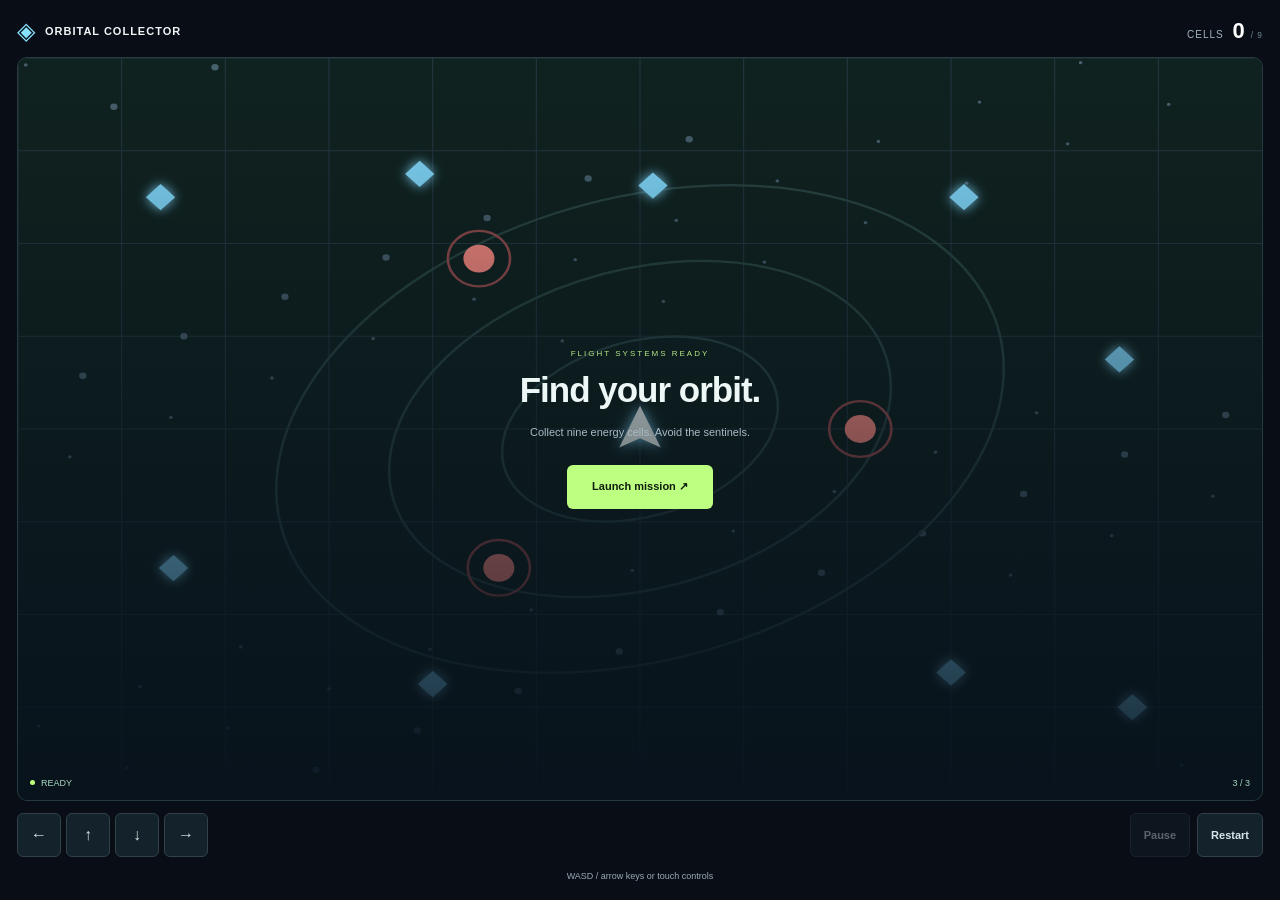
<file: gamedev-ai-bench/packages/test-fixtures/games/meadow/index.html>
<!doctype html><html lang="en"><head><meta charset="utf-8"><meta name="viewport" content="width=device-width,initial-scale=1"><title>Orbital Collector - authored technical fixture</title><link rel="stylesheet" href="style.css"></head><body data-variant="meadow"><header><span class="mark">&#9672;</span><strong id="title">ORBITAL COLLECTOR</strong><span class="hud"><span id="score-label">CELLS</span> <b data-testid="score" aria-live="polite">0</b><small>/ 9</small></span></header><main><canvas aria-label="Collect the nine glowing cells. Avoid the moving hazards." tabindex="0"></canvas><div class="overlay"><span class="eyebrow" id="eyebrow">FLIGHT SYSTEMS READY</span><h1 id="headline">Find your orbit.</h1><p id="instructions">Collect nine energy cells. Avoid the sentinels.</p><button data-testid="start">Launch mission &#8599;</button></div><div class="status"><span class="dot"></span><span data-testid="state" aria-live="polite">ready</span><span data-testid="player" data-x="240" aria-label="Player position"></span><span id="lives">3 / 3</span></div></main><footer><div class="controls"><button data-testid="touch-left" aria-label="Move left">&#8592;</button><button data-testid="touch-up" aria-label="Move up">&#8593;</button><button data-testid="touch-down" aria-label="Move down">&#8595;</button><button data-testid="touch-right" aria-label="Move right">&#8594;</button></div><button data-testid="pause" id="pause" disabled>Pause</button><button data-testid="restart" id="restart">Restart</button></footer><p class="hint" id="hint">WASD / arrow keys or touch controls</p><script src="game.js" defer></script></body></html>
</file>
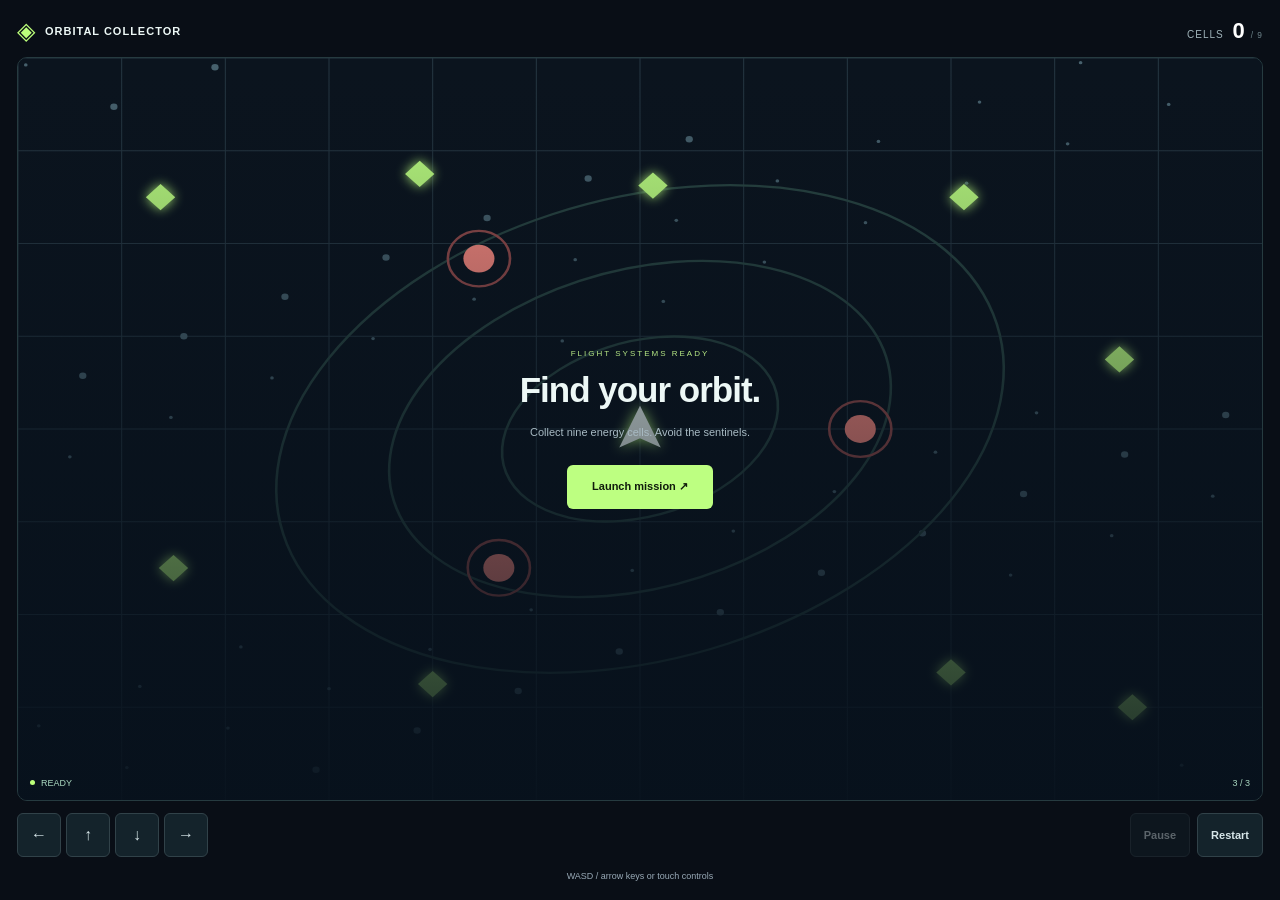
<file: gamedev-ai-bench/packages/test-fixtures/games/orbital/index.html>
<!doctype html><html lang="en"><head><meta charset="utf-8"><meta name="viewport" content="width=device-width,initial-scale=1"><title>Orbital Collector - authored technical fixture</title><link rel="stylesheet" href="style.css"></head><body data-variant="orbital"><header><span class="mark">&#9672;</span><strong id="title">ORBITAL COLLECTOR</strong><span class="hud"><span id="score-label">CELLS</span> <b data-testid="score" aria-live="polite">0</b><small>/ 9</small></span></header><main><canvas aria-label="Collect the nine glowing cells. Avoid the moving hazards." tabindex="0"></canvas><div class="overlay"><span class="eyebrow" id="eyebrow">FLIGHT SYSTEMS READY</span><h1 id="headline">Find your orbit.</h1><p id="instructions">Collect nine energy cells. Avoid the sentinels.</p><button data-testid="start">Launch mission &#8599;</button></div><div class="status"><span class="dot"></span><span data-testid="state" aria-live="polite">ready</span><span data-testid="player" data-x="240" aria-label="Player position"></span><span id="lives">3 / 3</span></div></main><footer><div class="controls"><button data-testid="touch-left" aria-label="Move left">&#8592;</button><button data-testid="touch-up" aria-label="Move up">&#8593;</button><button data-testid="touch-down" aria-label="Move down">&#8595;</button><button data-testid="touch-right" aria-label="Move right">&#8594;</button></div><button data-testid="pause" id="pause" disabled>Pause</button><button data-testid="restart" id="restart">Restart</button></footer><p class="hint" id="hint">WASD / arrow keys or touch controls</p><script src="game.js" defer></script></body></html>
</file>
<file: gamedev-ai-bench/packages/test-fixtures/games/meadow/style.css>
*{box-sizing:border-box}html,body{margin:0;height:100%;background:#090e16;color:#edf8f6;font-family:Arial,sans-serif}body{display:flex;flex-direction:column;padding:17px;gap:12px;overflow:hidden}header{display:flex;align-items:center;gap:9px;font-size:11px;letter-spacing:1px;flex-shrink:0}.mark{color:#bcff7a;font-size:24px}.hud{margin-left:auto;color:#a0b4ba;font-size:10px;white-space:nowrap}.hud b{font-size:22px;color:#fff;margin:0 5px}.hud small{color:#71878e}main{position:relative;flex:1;min-height:150px;background:#0b141e;border:1px solid #263b40;border-radius:10px;overflow:hidden}canvas{width:100%;height:100%;display:block}.overlay{position:absolute;inset:0;display:flex;align-items:center;justify-content:center;flex-direction:column;background:linear-gradient(transparent,#07111ce8);text-align:center;padding:20px}.overlay[hidden]{display:none}.eyebrow{font-size:8px;letter-spacing:2px;color:#b6e884}h1{font-size:clamp(24px,5vw,35px);letter-spacing:-1px;margin:12px 0 3px}p{font-size:11px;color:#a8bac3;line-height:1.6}button{border:1px solid #314249;color:#d7e6e9;background:#14232b;cursor:pointer;border-radius:6px;min-height:44px;padding:8px 13px;font:600 11px Arial}button:hover{background:#263f43}button:focus-visible,canvas:focus-visible{outline:3px solid #b8ff80;outline-offset:2px}button:disabled{opacity:.4;cursor:not-allowed}.overlay button{background:#bdff81;color:#101b0c;border:0;padding:12px 25px;margin-top:12px}footer{display:flex;gap:7px;align-items:center;flex-shrink:0}.controls{display:flex;gap:5px;margin-right:auto}.controls button{width:44px;padding:0;font-size:16px;touch-action:none}.status{position:absolute;bottom:12px;left:12px;right:12px;display:flex;align-items:center;gap:6px;font-size:9px;text-transform:uppercase;color:#aad8c0;pointer-events:none}.dot{height:5px;width:5px;background:#bcff7a;border-radius:50%}#lives{margin-left:auto}.hint{margin:0;text-align:center;font-size:9px;color:#99aab7}[data-variant=meadow] main{background:#10221f}[data-variant=meadow] .mark{color:#86e1ff}@media(max-width:380px){body{padding:10px;gap:8px}.controls{gap:3px}.controls button{width:40px}footer>button{padding:8px}header{letter-spacing:0;font-size:10px}}@media(prefers-reduced-motion:reduce){*{scroll-behavior:auto}}
</file>
<file: gamedev-ai-bench/packages/test-fixtures/games/orbital/style.css>
*{box-sizing:border-box}html,body{margin:0;height:100%;background:#090e16;color:#edf8f6;font-family:Arial,sans-serif}body{display:flex;flex-direction:column;padding:17px;gap:12px;overflow:hidden}header{display:flex;align-items:center;gap:9px;font-size:11px;letter-spacing:1px;flex-shrink:0}.mark{color:#bcff7a;font-size:24px}.hud{margin-left:auto;color:#a0b4ba;font-size:10px;white-space:nowrap}.hud b{font-size:22px;color:#fff;margin:0 5px}.hud small{color:#71878e}main{position:relative;flex:1;min-height:150px;background:#0b141e;border:1px solid #263b40;border-radius:10px;overflow:hidden}canvas{width:100%;height:100%;display:block}.overlay{position:absolute;inset:0;display:flex;align-items:center;justify-content:center;flex-direction:column;background:linear-gradient(transparent,#07111ce8);text-align:center;padding:20px}.overlay[hidden]{display:none}.eyebrow{font-size:8px;letter-spacing:2px;color:#b6e884}h1{font-size:clamp(24px,5vw,35px);letter-spacing:-1px;margin:12px 0 3px}p{font-size:11px;color:#a8bac3;line-height:1.6}button{border:1px solid #314249;color:#d7e6e9;background:#14232b;cursor:pointer;border-radius:6px;min-height:44px;padding:8px 13px;font:600 11px Arial}button:hover{background:#263f43}button:focus-visible,canvas:focus-visible{outline:3px solid #b8ff80;outline-offset:2px}button:disabled{opacity:.4;cursor:not-allowed}.overlay button{background:#bdff81;color:#101b0c;border:0;padding:12px 25px;margin-top:12px}footer{display:flex;gap:7px;align-items:center;flex-shrink:0}.controls{display:flex;gap:5px;margin-right:auto}.controls button{width:44px;padding:0;font-size:16px;touch-action:none}.status{position:absolute;bottom:12px;left:12px;right:12px;display:flex;align-items:center;gap:6px;font-size:9px;text-transform:uppercase;color:#aad8c0;pointer-events:none}.dot{height:5px;width:5px;background:#bcff7a;border-radius:50%}#lives{margin-left:auto}.hint{margin:0;text-align:center;font-size:9px;color:#99aab7}[data-variant=meadow] main{background:#10221f}[data-variant=meadow] .mark{color:#86e1ff}@media(max-width:380px){body{padding:10px;gap:8px}.controls{gap:3px}.controls button{width:40px}footer>button{padding:8px}header{letter-spacing:0;font-size:10px}}@media(prefers-reduced-motion:reduce){*{scroll-behavior:auto}}
</file>
